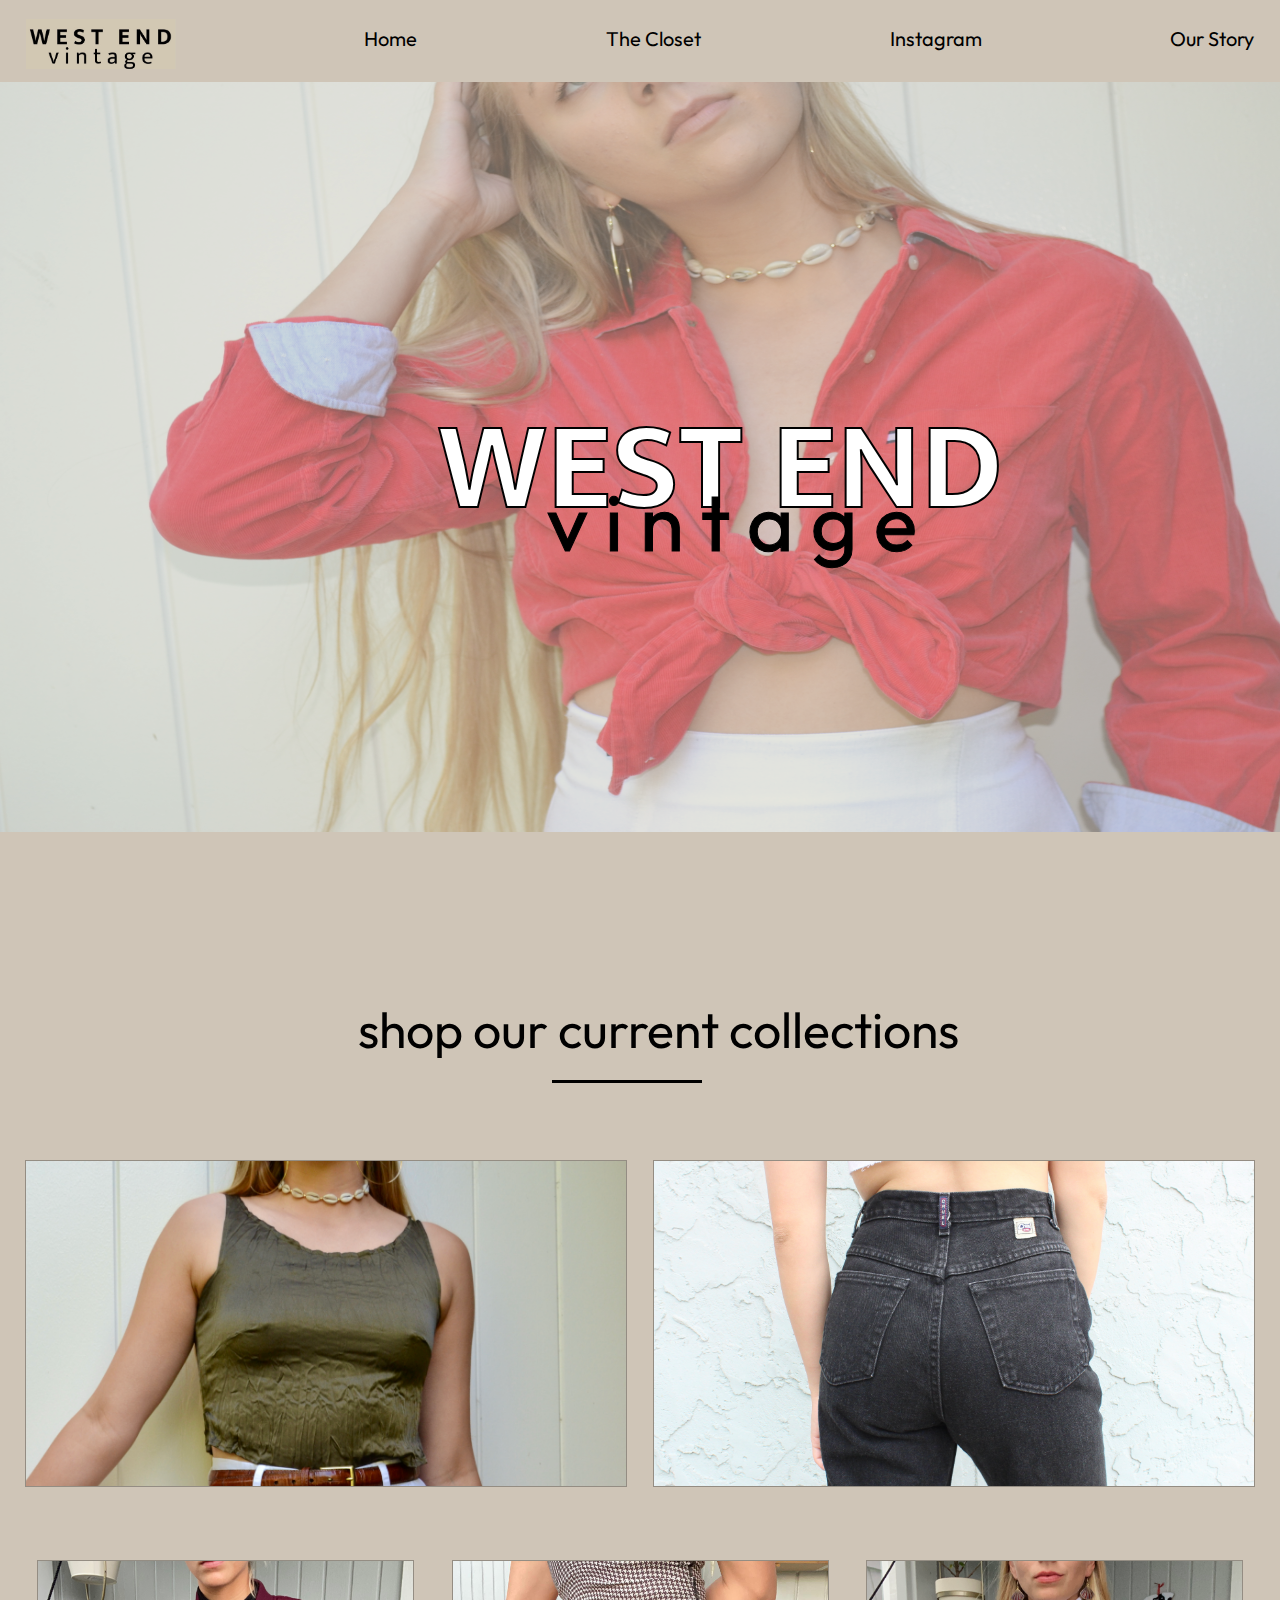
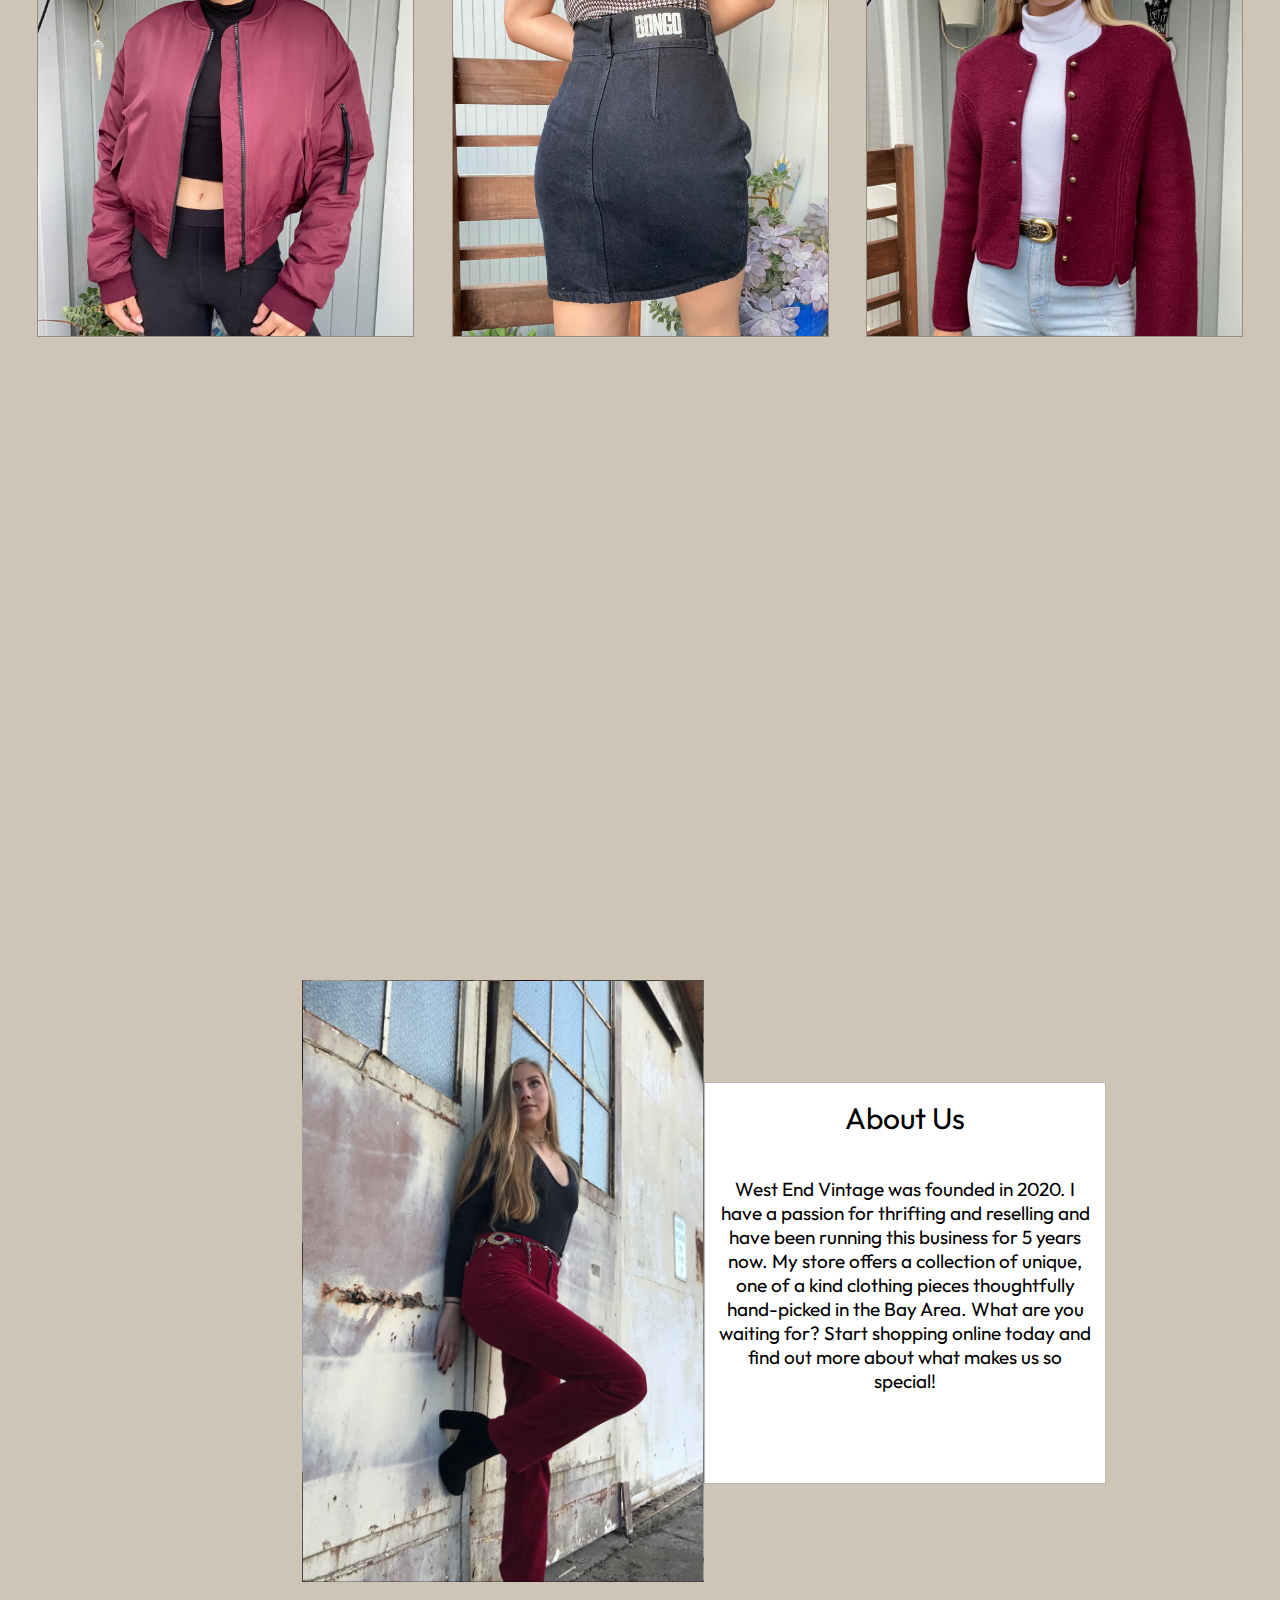
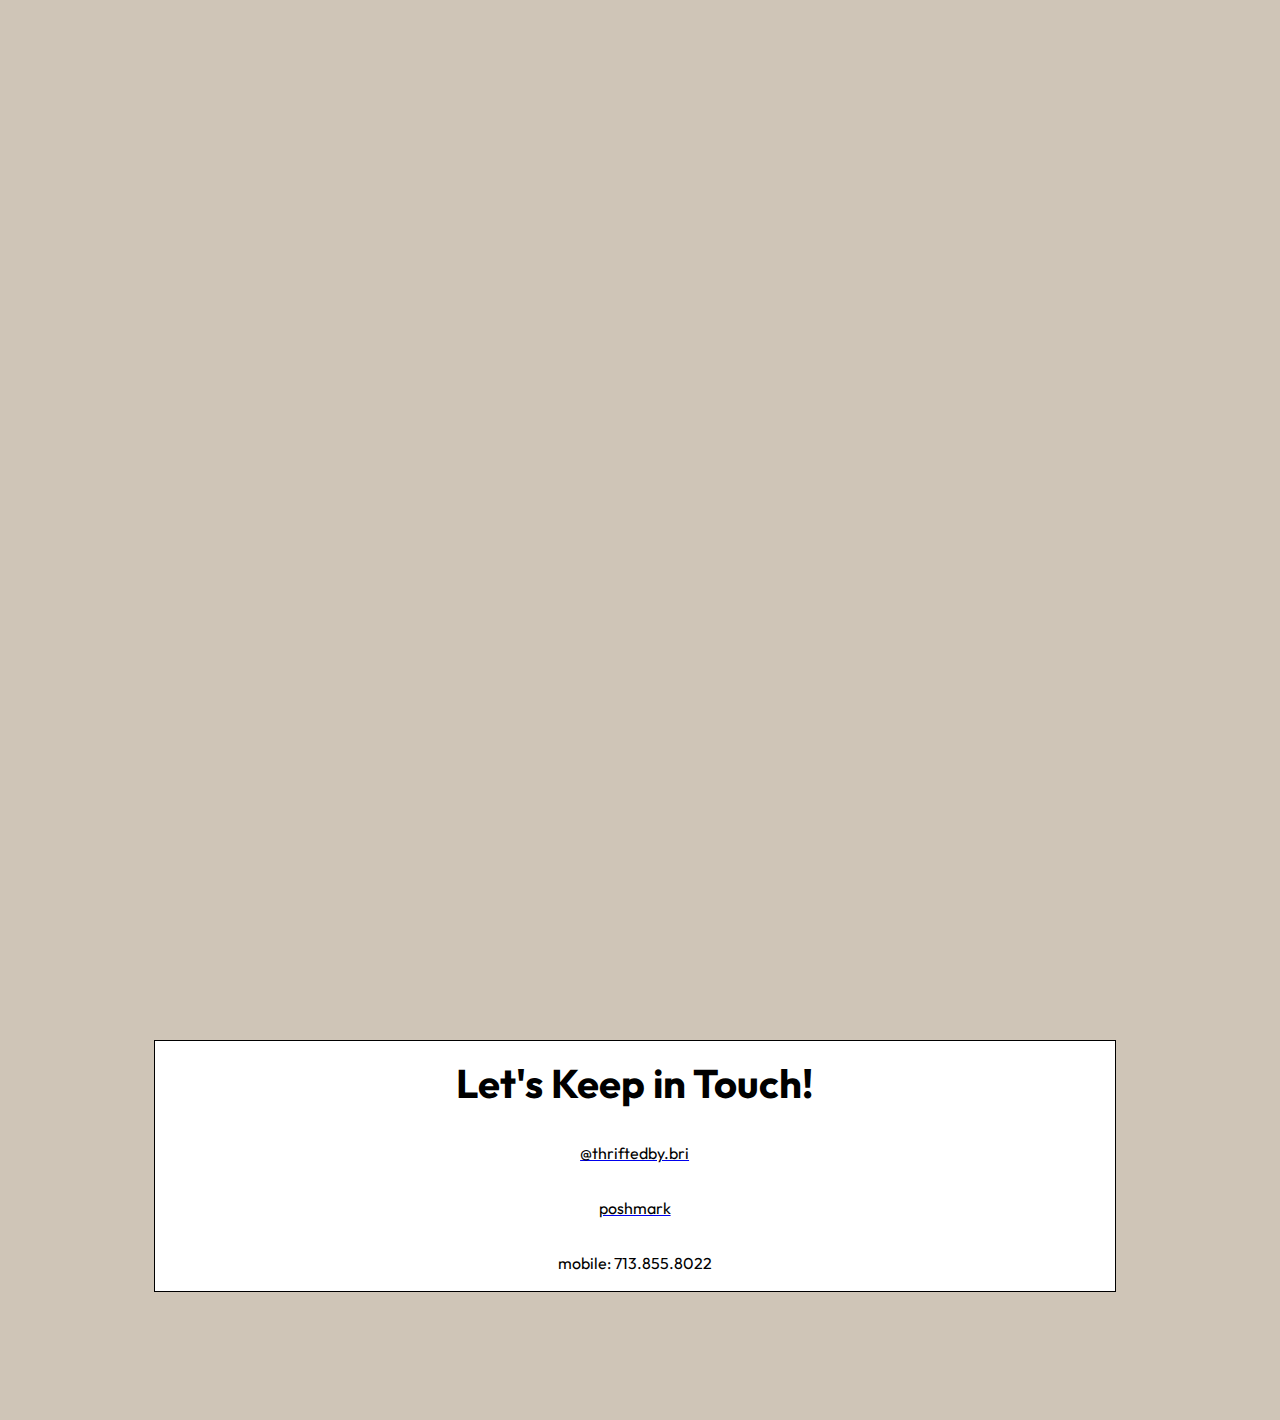
<file: index.html>
<!DOCTYPE html>
<html>
	<head>
        <link rel="preconnect" href="https://fonts.googleapis.com"> 
        <link rel="preconnect" href="https://fonts.gstatic.com" crossorigin> 
        <link href="https://fonts.googleapis.com/css2?family=Mukta+Mahee:wght@700&display=swap" rel="stylesheet">   
        <link rel="preconnect" href="https://fonts.googleapis.com"> 
        <link rel="preconnect" href="https://fonts.gstatic.com" crossorigin> 
        <link href="https://fonts.googleapis.com/css2?family=Outfit:wght@300&display=swap" rel="stylesheet">
		<link href="https://fonts.googleapis.com/css2?family=Playfair+Display&display=swap" rel="stylesheet">
		<link href="https://fonts.googleapis.com/css2?family=Karla&family=Slabo+27px&display=swap" rel="stylesheet">
        <link rel="preconnect" href="https://fonts.googleapis.com"> 
        <link rel="preconnect" href="https://fonts.gstatic.com" crossorigin> 
        <link href="https://fonts.googleapis.com/css2?family=Mukta+Vaani:wght@500&display=swap" rel="stylesheet">   	
		<link rel="stylesheet" type="text/css" href="styles/style.css">
		<meta name="viewport" content="width=device-width, initial-scale=1.0">
		<meta charset="utf-8">
	</head>

    <body>
		<div id="nav-bar">
			<div class="logo-box"></div>
			<div class="home-box">Home</div>
			<div class="closet-box">The Closet</div>
			<div class="instagram-box">Instagram</div>
			<div class="our-story-box">Our Story</div>
		</div>

        <div id="carousel">
            <div id="title-block">
                <h1>WEST END</h1>
            </div>
            <div id="vintage-block">v i n t a g e</div>

            <div id="carousel-controls">

                <button id="button-previous" class="hidden">
                    <img src="images/leftarrow.png" alt="Previous">
                </button>
                <button id="button-next">
                    <img src="images/rightarrow.png" alt="Next">
                </button>
            </div>

            <div id="carousel-image-row">

                <div class="carousel-image">
                    <img src="images/DSC_0128.JPG" alt="">
                </div>
                <div class="carousel-image">
                    <img src="images/DSC_0348.JPG" alt="">
                </div>
                <div class="carousel-image">
                    <img src="images/DSC_0426.JPG" alt="">
                </div>

            </div>
        
        </div>

		
	
		<section id="container">
			<div class="rectangle-1">
				<div class="tiny-box">shop our current collections</div>
                <div class="line1"></div>	
			</div>
        </section>

        <section id="container-2">

			<div class="big-box1">

                <img src="images/DSC_0282.JPG" alt="">
                <div class="image-card-color-overlay1">tops</div>

			</div>
			
			<div class="big-box2">

                <img src="images/IMG_1319.JPG" alt="">
                <div class="image-card-color-overlay1">pants</div>

			</div>
        </section>

        <section id="container-3">

            <div class="big-box3">
                <a href="index2.html">
                    <img src="images/IMG_3895.jpg" alt="">
                    <div class="image-card-color-overlay">jackets & coats</div>
                </a>
			</div>

            <div class="big-box4">
                
                    <img src="images/A8B178BF-5F31-4F8C-AADB-6E9B95D9A577.JPG" alt="">
				   
                    <div class="image-card-color-overlay">skirts</div>
                
			</div>

            <div class="big-box5">
                
                    <img src="images/IMG_3278.jpg" alt="">
				   
                    <div class="image-card-color-overlay">sweaters</div>
                
			</div>
		</section>

        <section id="container-4">
            <div class="big-box6">
			
			</div>

            <div class="big-box7">
                <div class="aboutus-box">About Us</div>
                <div class="paragraph-box"> West End Vintage was founded in 2020. I have a passion for thrifting and reselling and have been running this business for 5 years now.  My store offers a collection of unique, one of a kind clothing pieces thoughtfully hand-picked in the Bay Area. What are you waiting for? Start shopping online today and find out more about what makes us so special!</div>
	
			</div>
        </section>

        <section id="container-5">
            <div class="rectangle-2">Let's Keep in Touch!</div>
            <a href="https://www.instagram.com/thriftedby.bri/?igshid=7ipb5obur5n">
                <div class="small-rectangle1">@thriftedby.bri</div>
            </a>
            <a href="https://poshmark.com/closet/briiibriii">
                <div class="small-rectangle2">poshmark</div>
            </a>
                <div class="small-rectangle3">mobile: 713.855.8022</div>
			</div>
        </section>

    <script src="script/script.js"></script>

	</body>
</html>
</file>
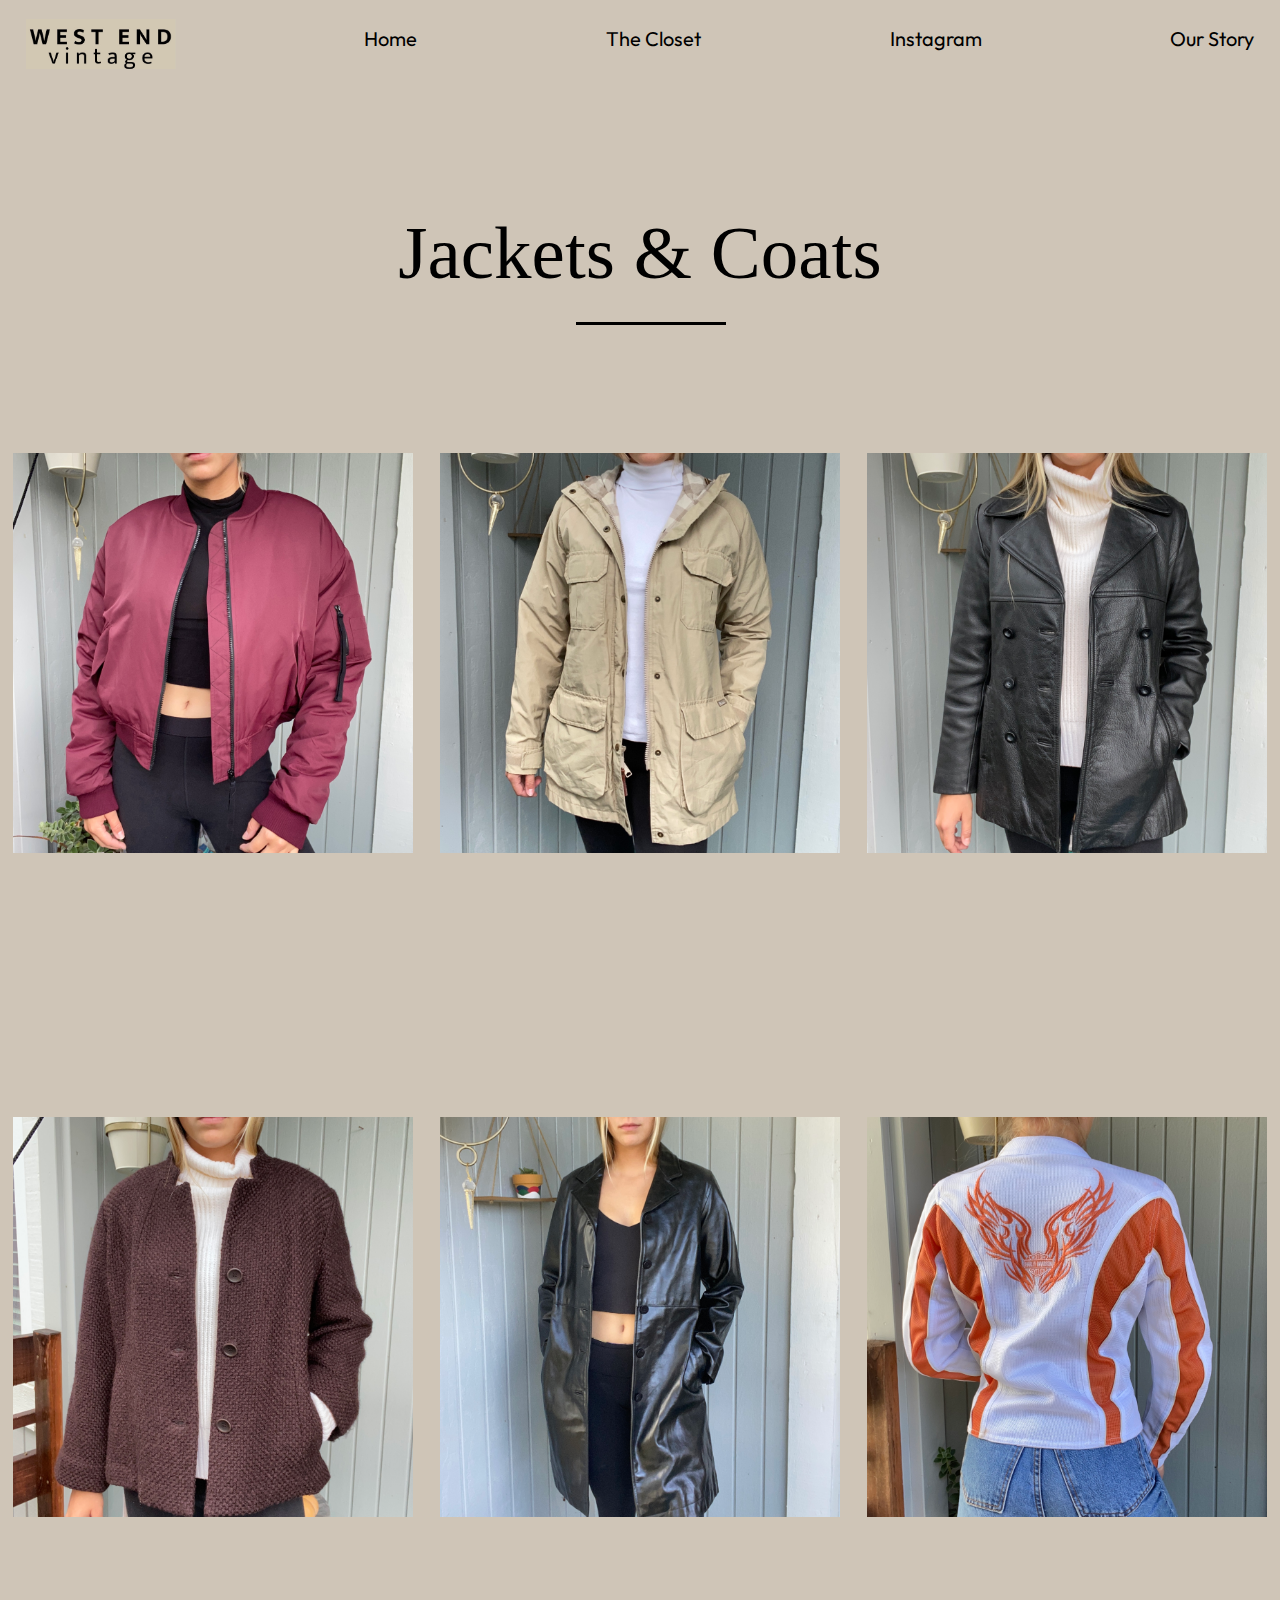
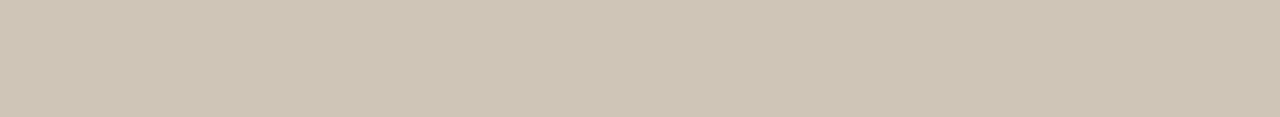
<file: index2.html>
<!DOCTYPE html>
<html>
	<head>
        <link rel="preconnect" href="https://fonts.googleapis.com"> 
        <link rel="preconnect" href="https://fonts.gstatic.com" crossorigin> 
        <link href="https://fonts.googleapis.com/css2?family=Outfit:wght@300&display=swap" rel="stylesheet">
		<link href="https://fonts.googleapis.com/css2?family=Playfair+Display&display=swap" rel="stylesheet">
		<link href="https://fonts.googleapis.com/css2?family=Karla&family=Slabo+27px&display=swap" rel="stylesheet">
        <link rel="preconnect" href="https://fonts.googleapis.com"> 
        <link rel="preconnect" href="https://fonts.gstatic.com" crossorigin> 
        <link href="https://fonts.googleapis.com/css2?family=Mukta+Vaani:wght@500&display=swap" rel="stylesheet">   	
		<link rel="stylesheet" type="text/css" href="styles/style.css">
		<meta name="viewport" content="width=device-width, initial-scale=1.0">
		<meta charset="utf-8">
	</head>

    <body>
		<div id="nav-bar">
			<div class="logo-box"></div>
			<div class="home-box">Home</div>
			<div class="closet-box">The Closet</div>
			<div class="instagram-box">Instagram</div>
			<div class="our-story-box">Our Story</div>
		</div>


		<div id= "title-banner" >
			<div class="content">Jackets & Coats</div>
				
		</div> 

        <div id= "line-container" >
			<div class="line2"></div>
				
		</div> 
	
		<section id="container-6">
				<div class="big-box8">

                    <img src="images/IMG_3895.jpg" alt="">
                    <div class="image-card-color-overlay2">The Cherry Bomber Jacket <br> $49 </div>

                </div>

                <div class="big-box9">

                    <img src="images/IMG_3423.jpg" alt="">
                    <div class="image-card-color-overlay2">Vintage Woolrich Weather Coat <br> $59 </div>

                </div>

                <div class="big-box10">

                    <img src="images/IMG_3382.jpg" alt="">
                    <div class="image-card-color-overlay2">Vintage Leather Coat <br> $79 </div>

                </div>
					
			
        </section>

        <section id="container-7">
				<div class="big-box11">
        
                        <img src="images/IMG_3337.jpg" alt="">
                        <div class="image-card-color-overlay2">Eileen Fisher Wool Blazer <br> $59 </div>
                    
                </div>
            
                <div class="big-box12">

                    <img src="images/IMG_2335.jpg" alt="">
                    <div class="image-card-color-overlay2">The Leather Trench <br> $99 </div>

                </div>

                <div class="big-box13">

                    <img src="images/IMG_1736.jpg" alt="">
                    <div class="image-card-color-overlay2"> Harley-Davidson Riding Jacket <br> $125 </div>
                </div>
			
			
		
        </section>

        


	</body>
</html>
</file>
<file: styles/style.css>
body {
    margin: 0;
    padding: 0;
    background-color: rgb(207, 197, 183);
}

#title-block {
    position: absolute;
    top: 200px;
    left: 50%;
    z-index: 4;
    transform: translateX(-50%);
}

#vintage-block {
    position: absolute;
    color: black;
    font-family: 'Outfit', sans-serif;
    font-size: 80px;
    padding-top: 27%;
    margin-left: 38%;
    z-index: 4;
    -webkit-text-stroke: 1px black;
}

#nav-bar {
    width: 100%;
    height: 10%;
    background-color:rgb(207, 197, 183);
    display: flex;
    flex-direction: row;
    align-items: flex-start;
    justify-content: space-between;
    margin-bottom: 1%;
}

.home-box, .closet-box, .instagram-box, .our-story-box {
    font-size: 20px;
    color:black ;
    margin-top: 2%;
    font-family: 'Outfit', sans-serif;
}

.home-box:hover, .closet-box:hover, .instagram-box:hover, .our-story-box:hover {
    color: white;
    cursor: pointer;
}

.our-story-box {
    margin-right: 2%;
}

.logo-box {
    margin-top: 1.5%;
    background-image:url('../images/Component\ 1.jpg'); 
    background-size:cover;
    width: 150px;
    height: 50px;
    margin-left: 2%;
}

h1 {
    font-size: 125px;
    color: white;
    font-family: 'Mukta Mahee', sans-serif;
    font-weight: bolder;
    z-index: 5;
    -webkit-text-stroke: 2px black;
}

h2{
    font-size: 80px;
    margin-left: 20%;
    color: white;
    padding: 0%;
}

/* carousel */

.carousel-image{
    opacity: .55;
}

#carousel,
.carousel-image {
  width: 1440px;
  height: 750px;
}

#carousel {
    position: relative;
    overflow: hidden;
  }
  
  
#carousel-image-row {
    display: flex;
    flex-direction: row;
    position:relative;
    left: 0px;
    transition: 0.5s left;
  }

.carousel-image img {
    height: 750px;
    width: 1440px;
  }
  
.hidden {
    visibility: hidden;
  }

#carousel-controls {
    position: absolute;
    top: 50%;
    transform: translateY(-50%);
    width: 100%;
    display: flex;
    justify-content: space-between;
    z-index: 1;
 }
 
 #button-next,
 #button-previous {
   background: none;
     border: none;
     cursor: pointer;
     outline: none;
 }


/* shop our collections */
#container {
    width: 100%;
    height: 200px;
    background-color:rgb(207, 197, 183);
    margin-top: 5%;
}

.rectangle-1 {
    font-size: 50px;
    color:black ;
    margin-top: 10%;
    margin-left:28%;
    padding-top: 3%;
    font-family: 'Outfit', sans-serif;
}

.line1 {
    border-radius:3%;
    width: 150px;
    height: 3px;
    border-color: black;
    background-color: black;
    margin-left: 21%;
    margin-top: 2%;
}

/* photos to shop */
#container-2 {
    width: 100%;
    height: 400px;
    background-color:rgb(207, 197, 183);
    margin-top: 0%;
    display: flex;
    flex-direction:row;
    align-items:flex-start;
    justify-content: space-evenly;
}

.big-box1 {
	width: 600px;
	height: 325px;
    text-align: center;
    font-size: 40px;
    font-family: 'Outfit', sans-serif;
    display: inline-block;
    float:left;
    overflow: hidden;
    position:relative;
    border: .02px solid rgba(0, 0, 0, 0.281);
 }

.big-box1 img {
    width: 100%;
}

.big-box1:hover .image-card-color-overlay1 {
    opacity: 0.7;
}


 .big-box2 {
	width: 600px;
	height: 325px;
    text-align:center;
    font-size: 40px;
    font-family:'Outfit', sans-serif;
    display: inline-block;
    float: left;
    overflow: hidden;
    position:relative;
    border: .02px solid rgba(0, 0, 0, 0.281);
 }

.big-box2 img {
    width: 100%;
}

.big-box2:hover .image-card-color-overlay1 {
    opacity: 0.7;
}

.image-card-color-overlay1 {
    width: 600px;
    height: 300px;
    position: absolute;
    top: 0px;
    left: 0px;
    opacity: 0.0;
    transition: 0.3s;
    background-color: gray;
    padding-top: 7.1%;
 }

#container-3 {
        width: 100%;
        height: 700px;
        background-color:rgb(207, 197, 183);
        margin-top: 0%;
        display: flex;
        flex-direction:row;
        align-items:flex-start;
        justify-content: space-evenly;
}

 .big-box3 {
	width: 375px;
	height: 375px;
    text-align: center;
    font-size: 40px;
    font-family: 'Outfit', sans-serif;
    display: inline-block;
    float: left;
    overflow: hidden;
    position:relative;
    border: .02px solid rgba(0, 0, 0, 0.281);
 }

 .big-box3 img {
    width: 100%;
}

.big-box3:hover .image-card-color-overlay {
    opacity: 0.7;
}

 .big-box4 {
	width: 375px;
	height: 375px;
    text-align:center;
    font-size: 40px;
    font-family: 'Outfit', sans-serif;
    display: inline-block;
    float: left;
    overflow: hidden;
    position:relative;
    border: .02px solid rgba(0, 0, 0, 0.281);
 }

 .big-box4 img {
    width: 100%;
}

.big-box4:hover .image-card-color-overlay {
    opacity: 0.7;
}

 .big-box5 {
	width: 375px;
	height: 375px;
    text-align: center;
    font-size: 40px;
    font-family: 'Outfit', sans-serif;
    display: inline-block;
    float: left;
    overflow: hidden;
    position:relative;
    border: .02px solid rgba(0, 0, 0, 0.281);
 }

 .big-box5 img {
    width: 100%;
}

.big-box5:hover .image-card-color-overlay {
    opacity: 0.7;
}

 .image-card-color-overlay {
    width: 375px;
    height: 375px;
    position: absolute;
    top: 0px;
    left: 0px;
    opacity: 0.0;
    transition: 0.3s;
    background-color: gray;
    text-align: center;
    padding-top: 40%;
    color: black;
}



/* about us section */

 #container-4 {
    width: 100%;
    height: 700px;
    background-color:rgb(207, 197, 183);
    display: flex;
    flex-direction:row;
    align-items:flex-start;
    justify-content:center;
    margin-top: 25%;
 }

 .big-box7 {
    width: 400px;
	height: 400px;
    background-color: white;
    text-align:center;
    font-family: 'Outfit', sans-serif;
    margin-top: 8%;
    margin-left: 0%;
    border: .02px solid rgba(0, 0, 0, 0.281);
 }


 .big-box6 {
    width: 400px;
	height: 600px;
    background-color: white;
    background-image: url('../images/IMG_3472.JPG');
    background-size: cover;
    margin-left: 10%;
    border: .02px solid rgba(0, 0, 0, 0.281);
 }

 .aboutus-box {
    font-family: 'Outfit', sans-serif;
    font-size: 30px;
    margin-top: 4%;

 }

 .paragraph-box {
    font-family: 'Outfit', sans-serif;
    font-size: 19px;
    margin-top: 10%;
    margin-left: 3%;
    margin-right: 3%;
    
 }



 /* lets keep in touch */

 #container-5 {
    width: 75%;
    height: 250px;
    background-color:white;
    margin-top: 75%;
    text-align: center;
    margin-left: 12%;
    margin-bottom: 10%;
    font-family: 'Outfit', sans-serif;
    display: flex;
    flex-direction:column;
    align-items:center;
    justify-content:space-around;
    border: 1px solid black;
    
 }
 
.rectangle-2 {
    font-weight: bold;
    font-size: 40px;
    
}

.small-rectangle1 .small-rectangle2 .smallrectangle3 {
    font-size: 25px;
}

.small-rectangle1 {
    color: black;
}

.small-rectangle1:hover, .small-rectangle2:hover {
    color:rgb(207, 197, 183);
}

.small-rectangle2{
    color: black;
}

/* index.2nd view */

.content {
    font-size: 75px;
    text-align: center;
    padding-top: 10%;
}

.line2 {
    border-radius:3%;
    width: 150px;
    height: 3px;
    border-color: black;
    background-color: black;
    margin-left: 45%;
    margin-top: 2%;
}




/* index.2nd view first container of jackets + coats */

#container-6 {
    width: 100%;
    height: 600px;
    background-color:rgb(207, 197, 183); 
    margin-top: 10%;
    font-size: 40px;
    display: flex;
    flex-direction:row;
    align-items:flex-start;
    justify-content:space-around;
 }


.image-card-color-overlay2 {
    width: 400px;
    height: 400px;
    position: absolute;
    top: 0px;
    left: 0px;
    opacity: 0.0;
    transition: 0.3s;
    background-color: gray;
    font-size: 30px;
    text-align:center;
    padding-top: 50%;
}
 
 .big-box8 {
    width: 400px;
	height: 400px;
    background-color: white;
    display: inline-block;
    float:left;
    overflow: hidden;
    position:relative;
 }

.big-box8 img {
    width: 100%;
}

.big-box8:hover .image-card-color-overlay2 {
    opacity: 0.7;
}

.big-box9 {
    width: 400px;
	height: 400px;
    background-color: white;
    display: inline-block;
    float:left;
    overflow: hidden;
    position:relative;
 }

.big-box9 img {
    width: 100%;
}

.big-box9:hover .image-card-color-overlay2 {
    opacity: 0.7;
}

 .big-box10 {
    width: 400px;
	height: 400px;
    display: inline-block;
    float:left;
    overflow: hidden;
    position:relative;
 }

.big-box10 img {
    width: 100%;
}

.big-box10:hover .image-card-color-overlay2 {
    opacity: 0.7;
}




/* second container of jackets */

#container-7 {
    width: 100%;
    height: 600px;
    background-color:rgb(207, 197, 183); ;
    margin-top: 5%;
    font-size: 40px;
    display: flex;
    flex-direction:row;
    align-items:flex-start;
    justify-content:space-around;
 }

.big-box11 {
    width: 400px;
	height: 400px;
    display: inline-block;
    float:left;
    overflow: hidden;
    position:relative;
 }

.big-box11 img {
    width: 100%;
}

.big-box11:hover .image-card-color-overlay2 {
    opacity: 0.7;
}

.big-box12 {
    width: 400px;
	height: 400px;
    display: inline-block;
    float:left;
    overflow: hidden;
    position:relative;
 }

.big-box12 img {
    width: 100%;
    height: 100%;
}

.big-box12:hover .image-card-color-overlay2 {
    opacity: 0.7;
}

.big-box13 {
    width: 400px;
	height: 400px;
    display: inline-block;
    float:left;
    overflow: hidden;
    position:relative;
 }

.big-box13 img {
    width: 100%;
}

.big-box13:hover .image-card-color-overlay2 {
    opacity: 0.7;
}

 #post {
    font-family: 'Outfit', sans-serif;
    font-size: 60px;
    margin-left: 25%;
 }
</file>
